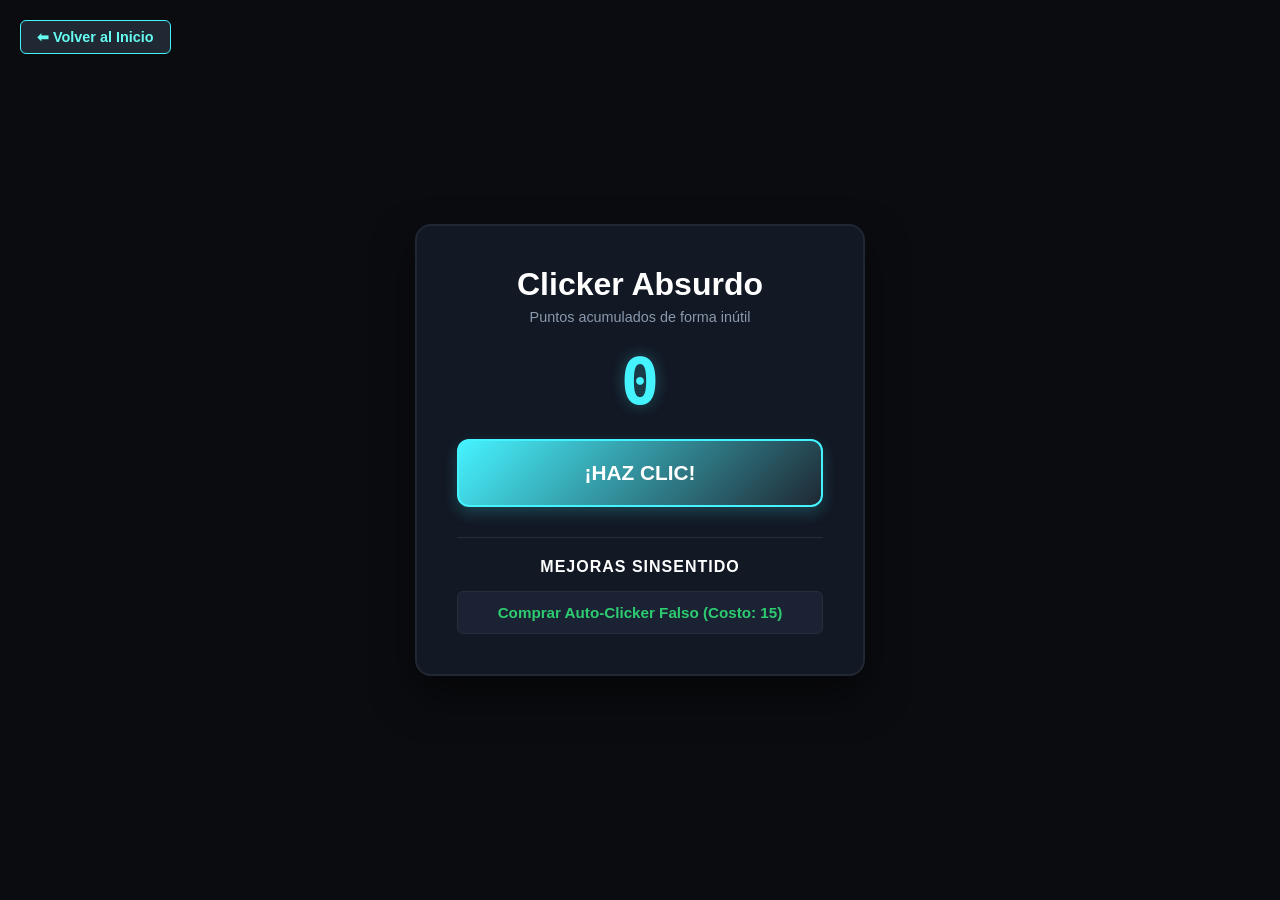
<file: juegos/clicker-absurdo/index.html>
<!DOCTYPE html>
<html lang="es">
<head>
    <meta charset="UTF-8">
    <meta name="viewport" content="width=device-width, initial-scale=1.0">
    <title>Clicker Absurdo</title>
    
    <!-- Favicon Global (Sube dos niveles a la raíz) -->
    <link rel="icon" type="image/x-icon" href="../../favicon.ico">
    
    <link rel="stylesheet" href="style.css">
</head>
<body>

    <a href="../../home.html" class="btn-volver">⬅ Volver al Inicio</a>

    <div class="contenedor-clicker">
        <h1>Clicker Absurdo</h1>
        <p>Puntos acumulados de forma inútil</p>
        <div class="marcador" id="marcadorPuntos">0</div>
        
        <button class="btn-click" id="btnClick">¡HAZ CLIC!</button>

        <div class="mejoras-container">
            <h3>Mejoras sinsentido</h3>
            <button class="btn-mejora" id="btnMejora">Comprar Auto-Clicker Falso (Costo: 15)</button>
        </div>
    </div>

    <script src="script.js"></script>
</body>
</html>
</file>
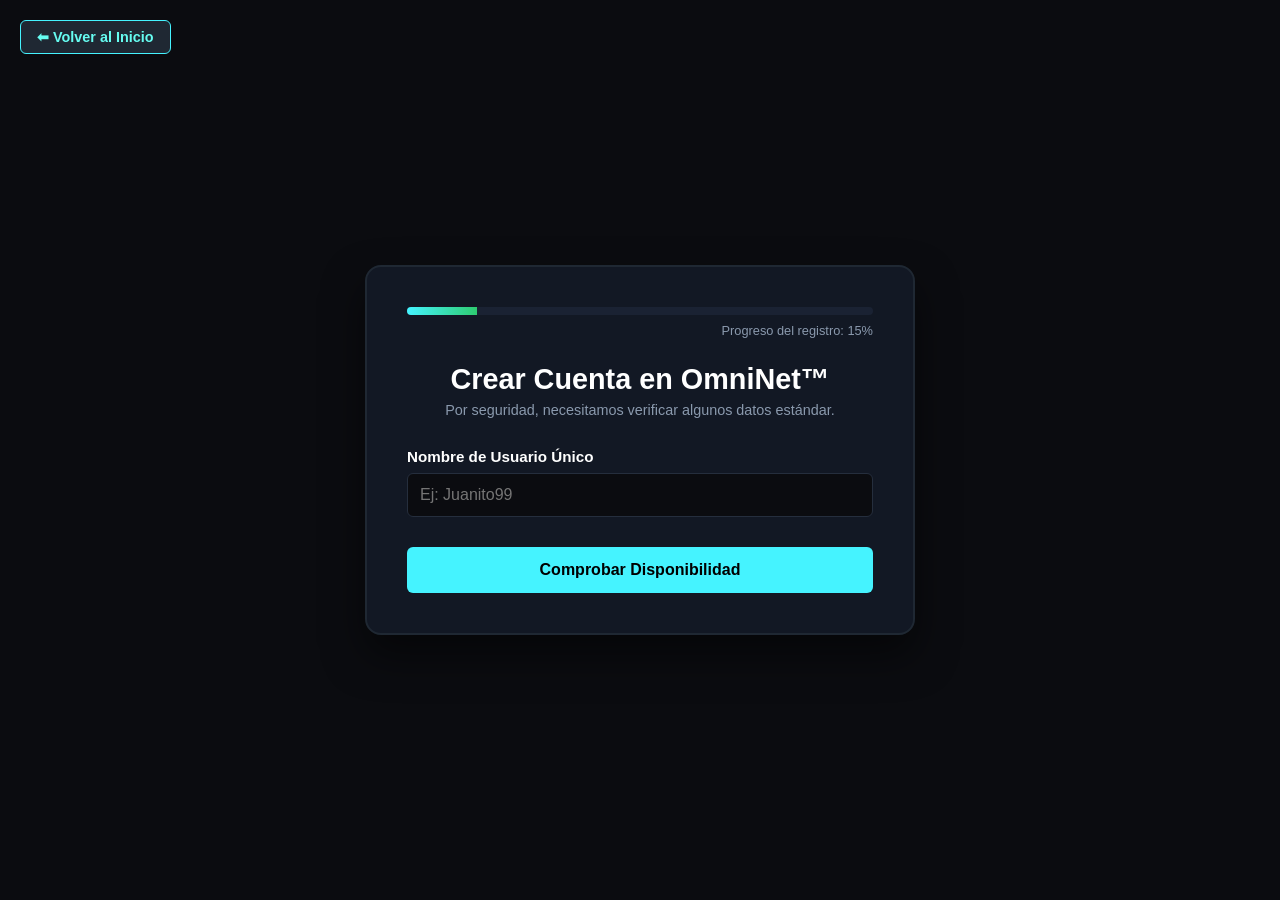
<file: juegos/crea-cuenta/index.html>
<!DOCTYPE html>
<html lang="es">
<head>
    <meta charset="UTF-8">
    <meta name="viewport" content="width=device-width, initial-scale=1.0">
    <title>Simulador de Registro Absurdo</title>
    
    <!-- Favicon Global (Sube dos niveles a la raíz) -->
    <link rel="icon" type="image/x-icon" href="../../favicon.ico">
    
    <link rel="stylesheet" href="style.css">
</head>
<body>

    <a href="../../home.html" class="btn-volver">⬅ Volver al Inicio</a>

    <div class="contenedor-registro">
        <div class="Progreso-barra">
            <div class="progreso-llenado" id="barraProgreso" style="width: 5%;"></div>
        </div>
        <p class="texto-progreso" id="textoProgreso">Progreso del registro: 5%</p>

        <header class="header-registro">
            <h1>Crear Cuenta en OmniNet™</h1>
            <p>Por seguridad, necesitamos verificar algunos datos estándar.</p>
        </header>

        <!-- Formulario dinámico por pasos -->
        <main class="formulario" id="formularioCuerpo">
            <!-- El contenido cambiará dinámicamente mediante JavaScript -->
        </main>

        <div class="consola-error" id="consolaError" style="display: none;">
            ⚠️ Error: Tu contraseña no contiene el nombre de un ingrediente de pizza válido.
        </div>
    </div>

    <script src="script.js"></script>
</body>
</html>
</file>
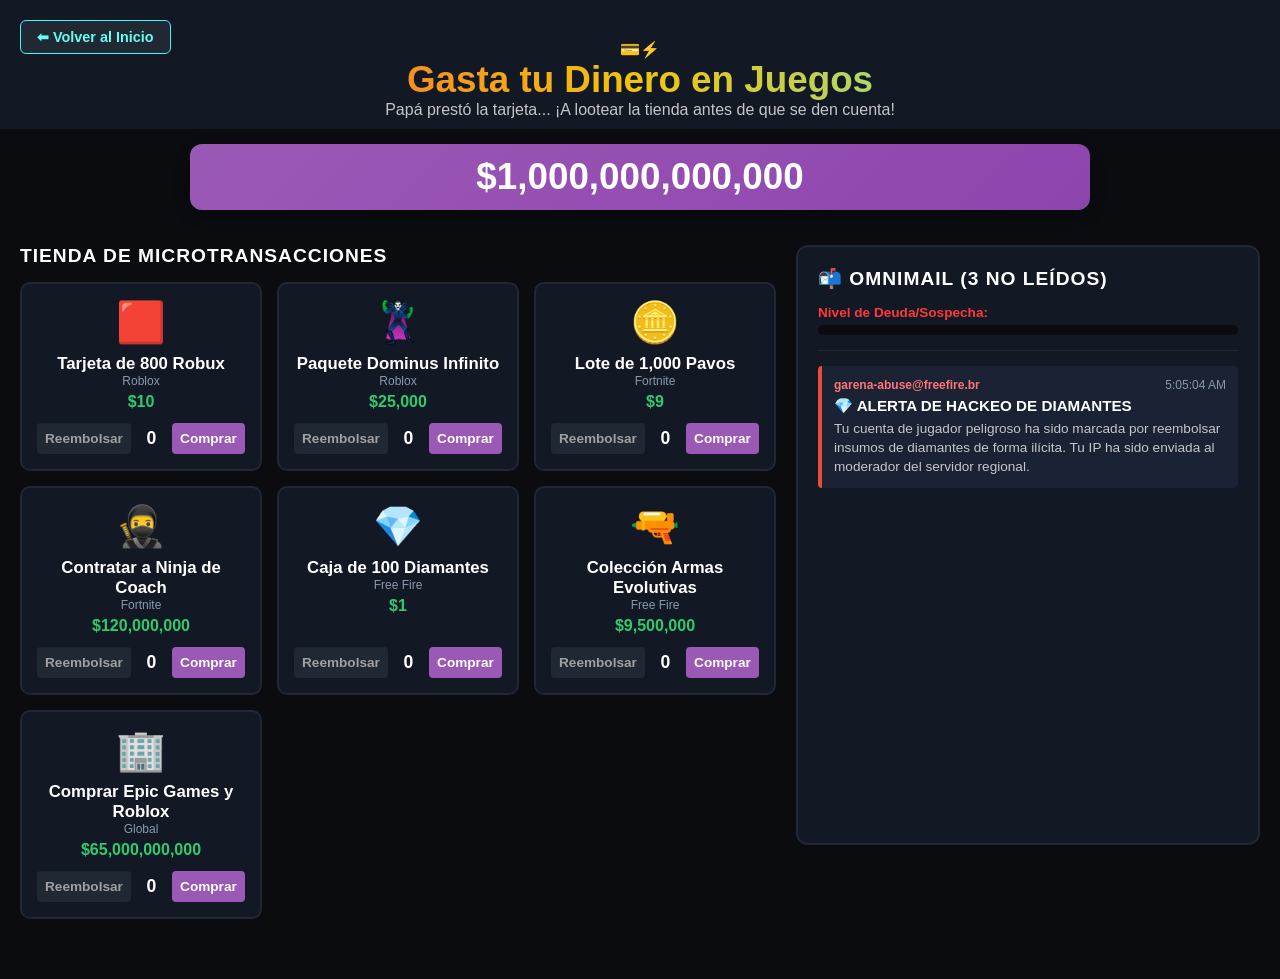
<file: juegos/gasta-en-juegos/index.html>
<!DOCTYPE html>
<html lang="es">
<head>
    <meta charset="UTF-8">
    <meta name="viewport" content="width=device-width, initial-scale=1.0">
    <title>Gasta tu Dinero en Juegos - Edición Correos</title>
    
    <!-- Favicon Global (Sube dos niveles a la raíz) -->
    <link rel="icon" type="image/x-icon" href="../../favicon.ico">
    
    <link rel="stylesheet" href="style.css">
</head>
<body>

    <a href="../../home.html" class="btn-volver" id="btnVolverHome">⬅ Volver al Inicio</a>

    <!-- PANTALLA PRINCIPAL DEL JUEGO -->
    <div id="pantallaJuego">
        <header class="header-juego">
            <div class="icono-gamer">💳⚡</div>
            <h1>Gasta tu Dinero en Juegos</h1>
            <p>Papá prestó la tarjeta... ¡A lootear la tienda antes de que se den cuenta!</p>
        </header>

        <div class="barra-dinero" id="marcadorDinero">$1,000,000,000,000</div>

        <!-- CONTENEDOR SPLIT: TIENDA A LA IZQUIERDA, CORREOS A LA DERECHA -->
        <div class="layout-juego">
            
            <!-- Zona de la Tienda -->
            <section class="seccion-tienda">
                <h2>Tienda de Microtransacciones</h2>
                <main class="tienda-grid" id="tiendaGrid"></main>
            </section>

            <!-- Sistema de Correo Electrónico Falso -->
            <section class="seccion-correos">
                <div class="header-bandeja">
                    <h2>📬 OmniMail (3 no leídos)</h2>
                    <div class="alerta-sospecha">
                        <span>Nivel de Deuda/Sospecha:</span>
                        <div class="barra-progreso"><div id="progresoSospecha" style="width: 0%;"></div></div>
                    </div>
                </div>
                <div class="lista-correos" id="listaCorreos">
                    <!-- Los correos falsos de deudas llegarán aquí -->
                </div>
            </section>
        </div>
    </div>

    <!-- PANTALLA DE FINAL AUTOMÁTICO (OCULTA POR DEFECTO) -->
    <div id="pantallaFinal" class="pantalla-final" style="display: none;">
        <div class="tarjeta-final">
            <div class="icono-final">🚨👮‍♂️</div>
            <h1>GAME OVER</h1>
            <div class="porcentaje-final">42%</div>
            <h2>No lograste vivir sin dinero</h2>
            <p>El FBI, Epic Games, Roblox Corp y la tienda de la esquina han rastreado tus "reembolsos automáticos". Te han embargado hasta los pensamientos por fraude fiscal masivo e insolvencia absoluta.</p>
            <button class="btn-reiniciar" onclick="reiniciarTodo()">Reintentar en otra vida</button>
        </div>
    </div>

    <script src="script.js"></script>
</body>
</html>
</file>
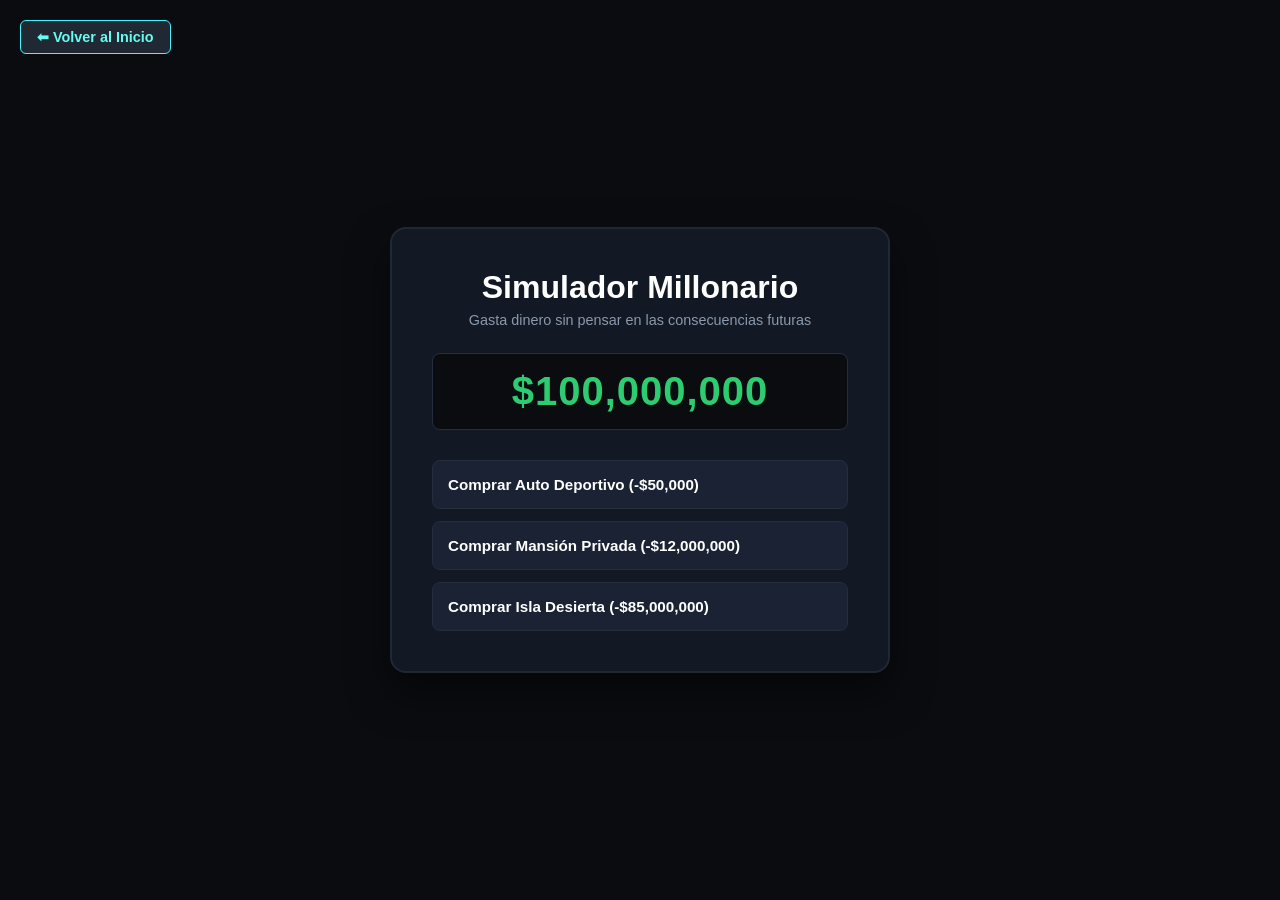
<file: juegos/gastar-dinero/index.html>
<!DOCTYPE html>
<html lang="es">
<head>
    <meta charset="UTF-8">
    <meta name="viewport" content="width=device-width, initial-scale=1.0">
    <title>Simulador de Gastos Gastar Dinero</title>
    
    <!-- Favicon Global (Sube dos niveles a la raíz) -->
    <link rel="icon" type="image/x-icon" href="../../favicon.ico">
    
    <link rel="stylesheet" href="style.css">
</head>
<body>

    <a href="../../home.html" class="btn-volver">⬅ Volver al Inicio</a>

    <div class="contenedor-gastos">
        <h1>Simulador Millonario</h1>
        <p>Gasta dinero sin pensar en las consecuencias futuras</p>
        <div class="marcador-dinero" id="marcadorBanco">$100,000,000</div>

        <div class="lista-compras">
            <button class="btn-gastar" onclick="comprarObjeto(50000)">Comprar Auto Deportivo (-$50,000)</button>
            <button class="btn-gastar" onclick="comprarObjeto(12000000)">Comprar Mansión Privada (-$12,000,000)</button>
            <button class="btn-gastar" onclick="comprarObjeto(85000000)">Comprar Isla Desierta (-$85,000,000)</button>
        </div>
    </div>

    <script src="script.js"></script>
</body>
</html>
</file>
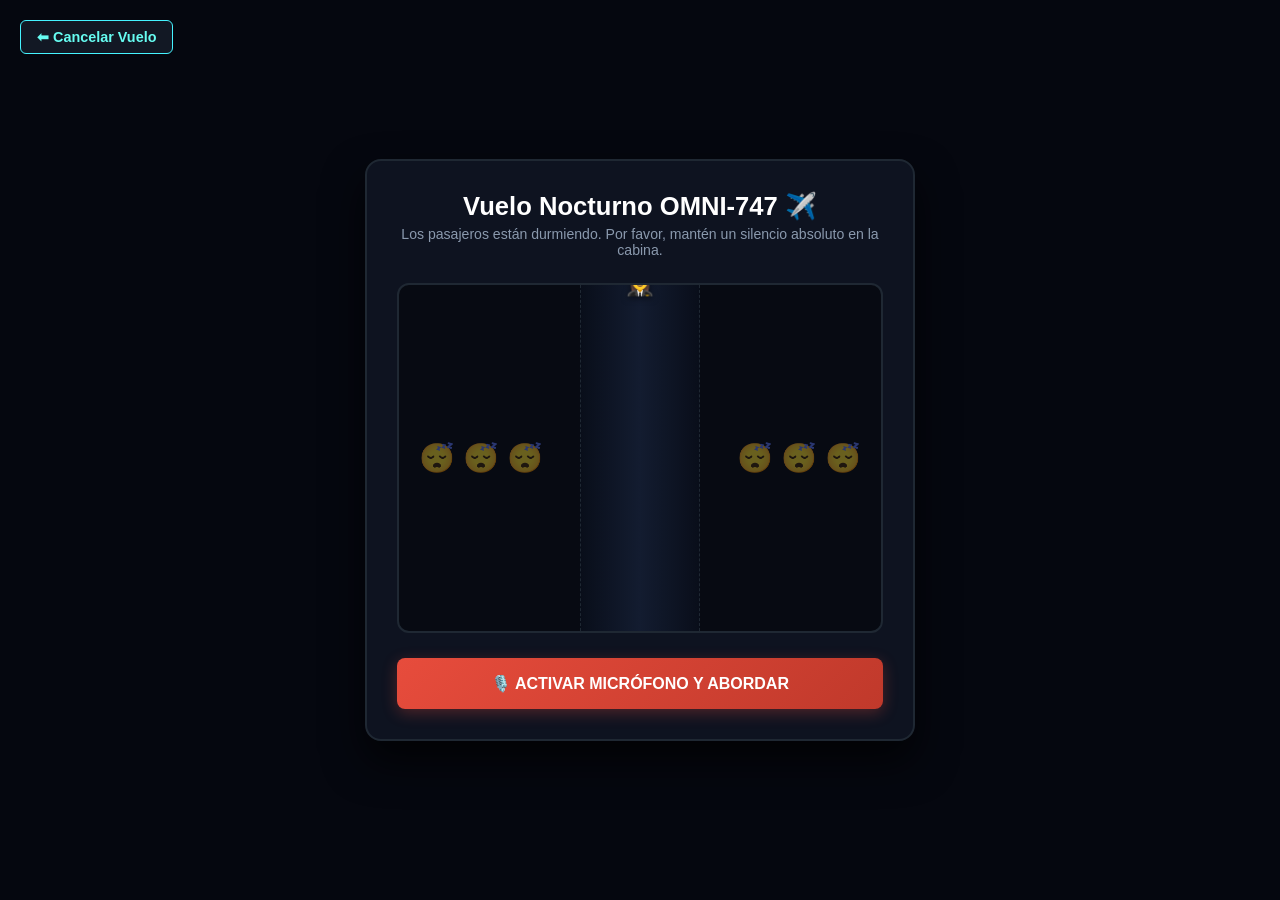
<file: juegos/silencio-avion/index.html>
<!DOCTYPE html>
<html lang="es">
<head>
    <meta charset="UTF-8">
    <meta name="viewport" content="width=device-width, initial-scale=1.0">
    <title>Silencio en el Avión Tranquilo... 🤫</title>
    
    <link rel="icon" type="image/x-icon" href="../../favicon.ico">
    
    <link rel="stylesheet" href="style.css">
</head>
<body>

    <a href="../../home.html" class="btn-volver" id="btnVolver">⬅ Cancelar Vuelo</a>

    <div class="contenedor-vuelo">
        <header class="header-vuelo">
            <h1>Vuelo Nocturno OMNI-747 ✈️</h1>
            <p>Los pasajeros están durmiendo. Por favor, mantén un silencio absoluto en la cabina.</p>
        </header>

        <div class="cabina-avion">
            <div class="pasajeros-fila fila-izquierda">😴 😴 😴</div>
            <div class="pasajeros-fila fila-derecha">😴 😴 😴</div>

            <div class="pasillo">
                <div class="azafata-contenedor" id="azafata">
                    <div class="azafata-burbuja" id="burbujaTexto">Buenas noches...</div>
                    <div class="azafata-emoji" id="azafataEmoji">👩‍✈️</div>
                </div>
            </div>
        </div>

        <div class="seccion-audio">
            <button class="btn-microfono" id="btnIniciarMicro" onclick="inicializarAudio()">🎙️ ACTIVAR MICRÓFONO Y ABORDAR</button>
            <div class="medidor-ruido" id="contenedorMedidor" style="display: none;">
                <label>Nivel de Ruido en Cabina:</label>
                <div class="barra-ruido"><div id="llenadoRuido" style="width: 0%;"></div></div>
            </div>
        </div>
    </div>

    <div id="pantallaFinal" class="pantalla-overlay" style="display: none;">
        <div class="tarjeta-final">
            <div class="icono-final">🪂💨</div>
            <h1>¡EXPULSADO EN PLENO VUELO!</h1>
            <p id="motivoFinal">Despertaste a todo el vuelo de primera clase con tus ruidos escandalosos. La tripulación decidió que viajaras sin asiento... y sin avión.</p>
            <button class="btn-reiniciar" onclick="reiniciarVuelo()">Intentar otro Vuelo (En Silencio)</button>
        </div>
    </div>

    <script src="script.js"></script>
</body>
</html>
</file>
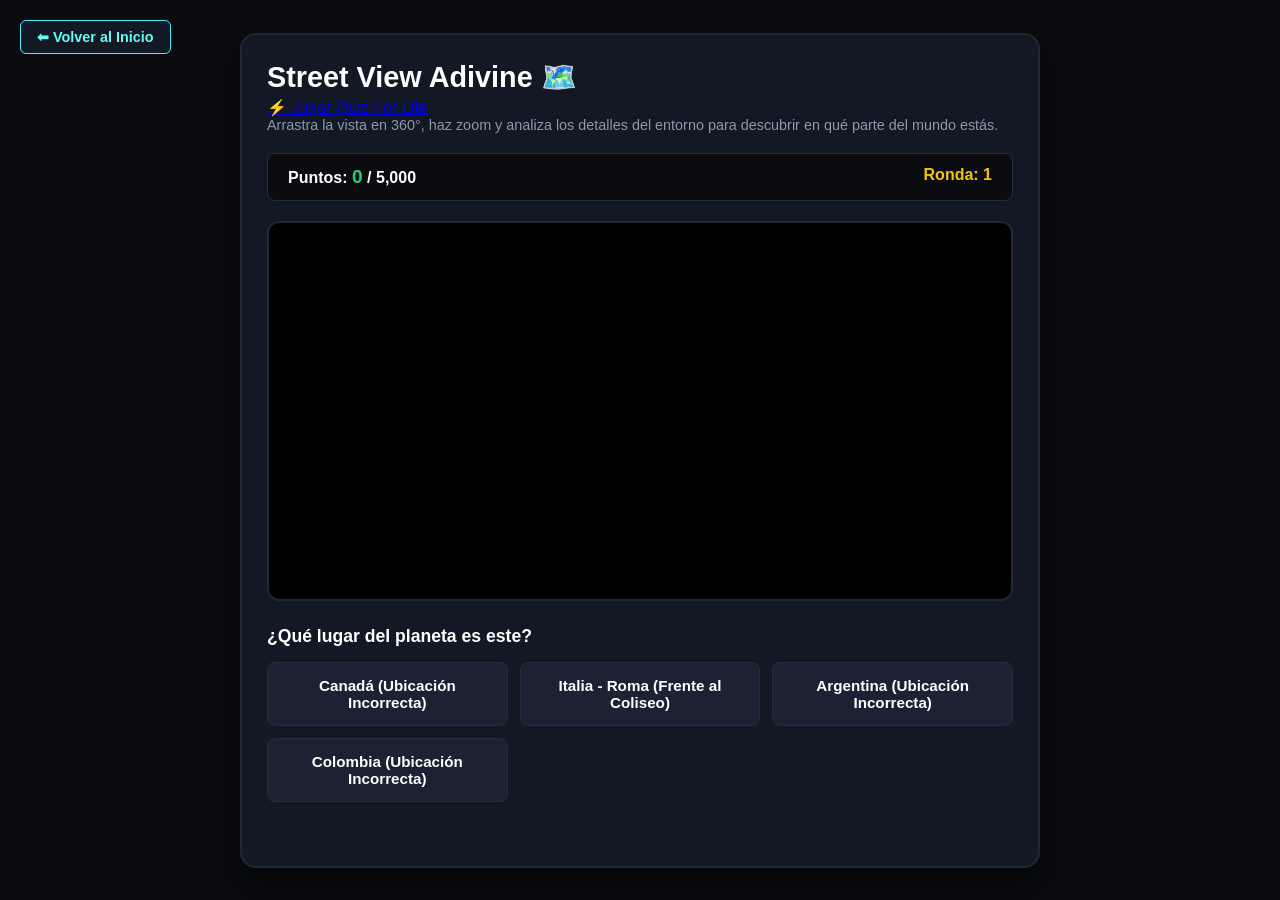
<file: juegos/street-view/index.html>
<!DOCTYPE html>
<html lang="es">
<head>
    <meta charset="UTF-8">
    <meta name="viewport" content="width=device-width, initial-scale=1.0">
    <title>Street View Adivine - Geo-Expert 📍</title>
    
    <link rel="icon" type="image/x-icon" href="../../favicon.ico">
    
    <link rel="stylesheet" href="style.css">
</head>
<body>

    <a href="../../home.html" class="btn-volver" id="btnVolver">⬅ Volver al Inicio</a>

    <div class="contenedor-geoguessr">
        <header class="header-mapa">
            <div class="fila-cabecera">
                <h1>Street View Adivine 🗺️</h1>
                <a href="quizforlife/index.html" class="btn-quiz-directo">⚡ Jugar Quiz For Life</a>
            </div>
            <p>Arrastra la vista en 360°, haz zoom y analiza los detalles del entorno para descubrir en qué parte del mundo estás.</p>
        </header>

        <div class="marcador-global">
            <div class="puntos-box">Puntos: <span id="puntosActuales">0</span> / 5,000</div>
            <div class="racha-box">Ronda: <span id="rondaActual">1</span></div>
        </div>

        <div class="contenedor-streetview">
            <iframe 
                id="visorStreetView" 
                src="about:blank" 
                allowfullscreen="" 
                loading="lazy" 
                referrerpolicy="no-referrer-when-downgrade">
            </iframe>
        </div>

        <section class="panel-adivinar">
            <h3>¿Qué lugar del planeta es este?</h3>
            <div class="opciones-grid" id="contenedorOpciones">
                </div>
            <div class="feedback-respuesta" id="feedbackRespuesta"></div>
        </section>
    </div>

    <div id="overlayFinal" class="pantalla-overlay" style="display: none;">
        <div class="tarjeta-final" id="tarjetaFinal">
            <div class="icono-final" id="iconoFinal">🏆</div>
            <h1 id="tituloFinal">¡GEÓGRAFO SUPREMO!</h1>
            <p id="mensajeFinal">Has alcanzado los 5,000 puntos analizando el mundo. Eres imparable.</p>
            <button class="btn-reiniciar" onclick="reiniciarJuego()">Volver a Intentar</button>
        </div>
    </div>

    <script src="script.js"></script>
</body>
</html>
</file>
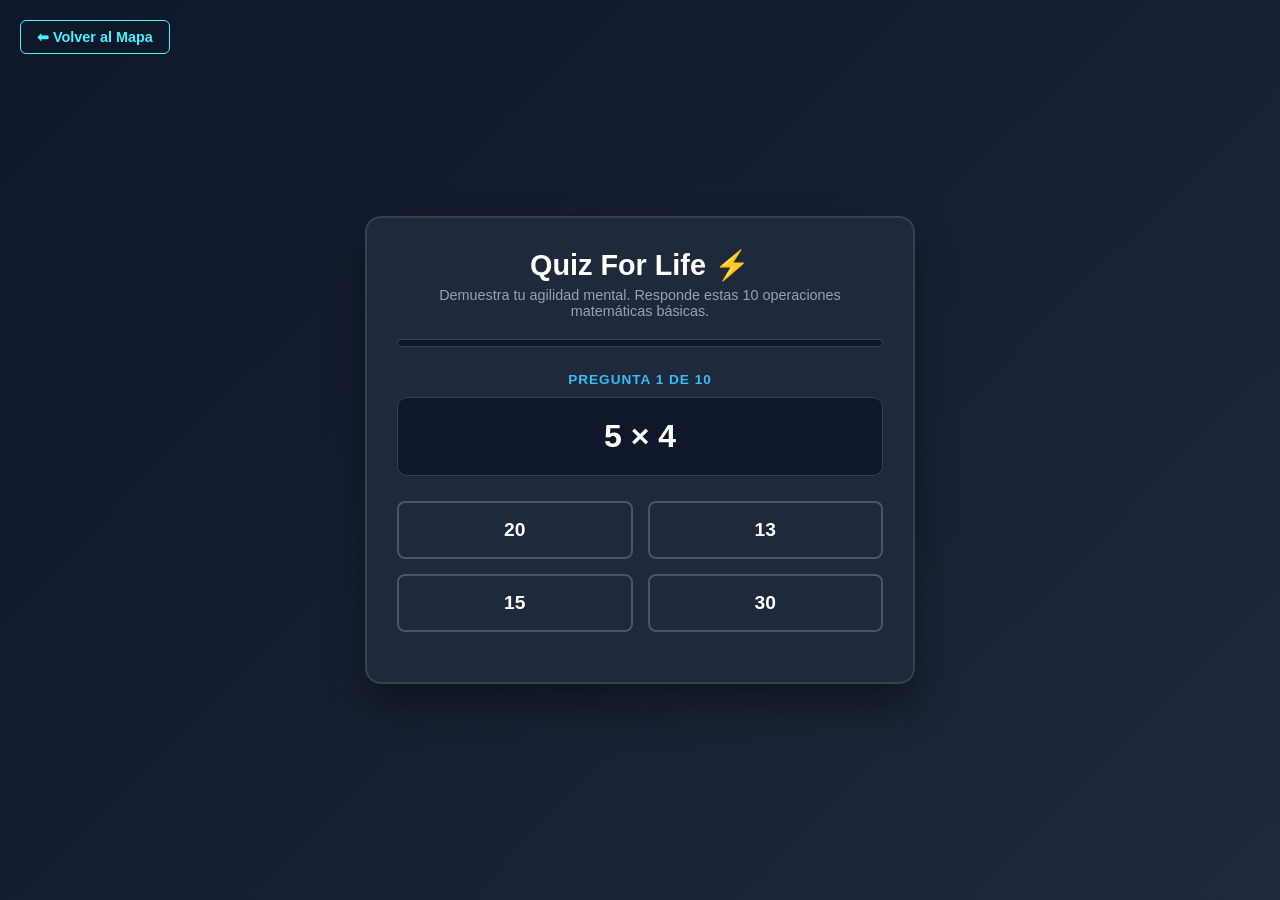
<file: juegos/street-view/quizforlife/index.html>
<!DOCTYPE html>
<html lang="es">
<head>
    <meta charset="UTF-8">
    <meta name="viewport" content="width=device-width, initial-scale=1.0">
    <title>Quiz For Life - Desafío Matemático ⚡</title>
    
    <link rel="icon" type="image/x-icon" href="../../../favicon.ico">
    
    <link rel="stylesheet" href="style.css">
</head>
<body>

    <a href="../index.html" class="btn-volver" id="btnVolver">⬅ Volver al Mapa</a>

    <div class="contenedor-quiz">
        <header class="header-quiz">
            <h1>Quiz For Life ⚡</h1>
            <p>Demuestra tu agilidad mental. Responde estas 10 operaciones matemáticas básicas.</p>
        </header>

        <div class="barra-progreso">
            <div id="progresoVisual" style="width: 0%;"></div>
        </div>

        <main class="zona-pregunta">
            <div class="info-pregunta">
                Pregunta <span id="numeroPregunta">1</span> de 10
            </div>
            
            <div class="enunciado" id="enunciadoPregunta">
                Cargando operación...
            </div>

            <div class="opciones-grid" id="contenedorOpciones">
                </div>

            <div class="caja-feedback" id="cajaFeedback" style="display: none;">
                <span id="textoFeedback"></span>
            </div>
        </main>
    </div>

    <div id="overlayResultados" class="pantalla-overlay" style="display: none;">
        <div class="tarjeta-final">
            <div class="icono-final">📊</div>
            <h1>RESULTADO DEL QUIZ</h1>
            <p class="score-final">Acertaste <span id="aciertosFinal">0</span> de 10 preguntas.</p>
            <p id="mensajeEvaluacion">Analizando tu rendimiento...</p>
            <button class="btn-reiniciar" onclick="reiniciarQuiz()">Intentar de Nuevo</button>
        </div>
    </div>

    <script src="script.js"></script>
</body>
</html>
</file>
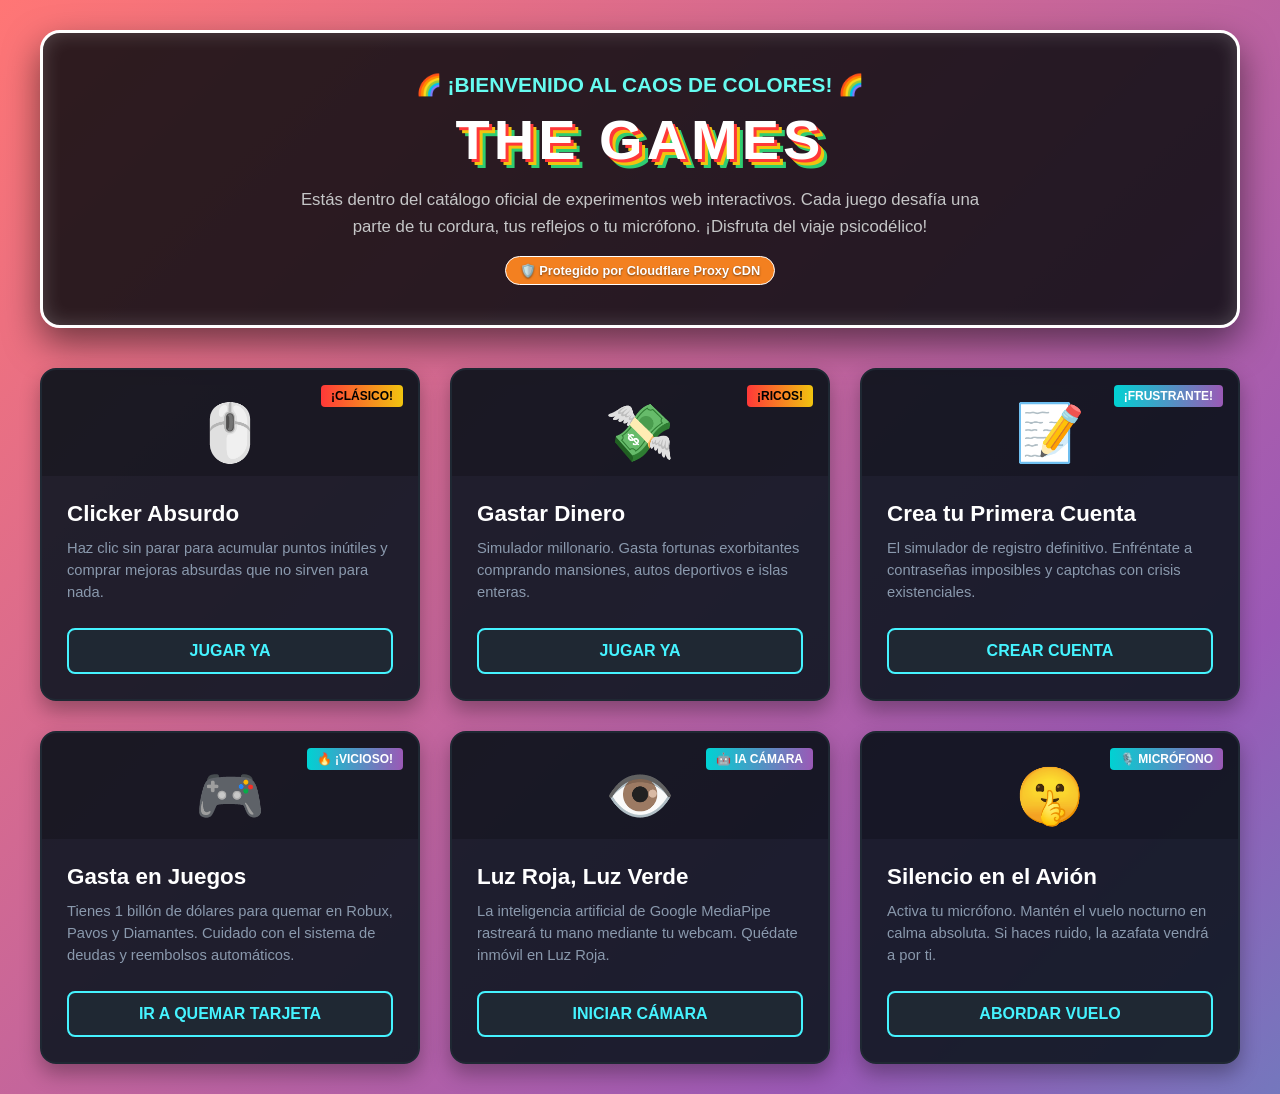
<file: home.html>
<!DOCTYPE html>
<html lang="es">
<head>
    <meta charset="UTF-8">
    <meta name="viewport" content="width=device-width, initial-scale=1.0">
    <title>The Games - El Universo Arcoíris</title>
    
    <link rel="icon" type="image/x-icon" href="favicon.ico">
    
    <script>
        // Verificación de seguridad local/Cloudflare
        // Si el usuario no ha completado el registro o login simulado, se le redirige automáticamente
        document.addEventListener("DOMContentLoaded", () => {
            const usuarioRegistrado = localStorage.getItem("usuarioOmniNet"); 
            
            // Si quieres forzar la redirección a la pantalla de creación de cuenta/login:
            if (!usuarioRegistrado) {
                console.log("Redirección Cloudflare/Local: Usuario no verificado. Enviando a registro...");
                // Cambia la ruta por la de tu pantalla de login/registro si lo deseas
                // window.location.href = "juegos/crea-cuenta/index.html"; 
            }
        });
    </script>

    <style>
        /* --- ESTILOS INYECTADOS ADICIONALES PARA LA TEMÁTICA ARCOÍRIS --- */
        * {
            box-sizing: border-box;
            margin: 0;
            padding: 0;
            font-family: 'Segoe UI', Tahoma, Geneva, Verdana, sans-serif;
        }

        body {
            /* Fondo con gradiente arcoíris animado */
            background: linear-gradient(-45deg, #ff3838, #f1c40f, #2ecc71, #00d2d3, #9b59b6, #ff7675);
            background-size: 400% 400%;
            animation: gradienteArcoiris 15s ease infinite;
            color: #fff;
            min-height: 100vh;
            padding: 30px 20px;
        }

        @keyframes gradienteArcoiris {
            0% { background-position: 0% 50%; }
            50% { background-position: 100% 50%; }
            100% { background-position: 0% 50%; }
        }

        .contenedor-principal {
            max-width: 1200px;
            margin: 0 auto;
        }

        /* Cartel de Bienvenida Psicodélico */
        .header-plataforma {
            text-align: center;
            background: rgba(11, 12, 16, 0.85);
            border: 3px solid #fff;
            padding: 40px 20px;
            border-radius: 20px;
            margin-bottom: 40px;
            box-shadow: 0 15px 35px rgba(0,0,0,0.5), inset 0 0 20px rgba(255,255,255,0.2);
        }

        .header-plataforma h1 {
            font-size: 3.5rem;
            font-weight: 900;
            letter-spacing: 4px;
            margin-bottom: 15px;
            text-shadow: 3px 3px 0px #ff3838, 6px 6px 0px #f1c40f, 9px 9px 0px #2ecc71;
            animation: flotar 3s ease-in-out infinite;
        }

        .bienvenida-multicolor {
            font-size: 1.3rem;
            font-weight: bold;
            margin-bottom: 10px;
            color: #66fcf1;
            text-transform: uppercase;
        }

        .header-plataforma p {
            color: #c5c6c7;
            max-width: 700px;
            margin: 0 auto;
            font-size: 1.05rem;
            line-height: 1.6;
        }

        /* Badge de estado de conexión proxy de Cloudflare */
        .badge-cloudflare {
            display: inline-block;
            background-color: #f38020;
            color: #fff;
            padding: 6px 14px;
            border-radius: 50px;
            font-size: 0.8rem;
            font-weight: bold;
            margin-top: 15px;
            border: 1px solid #fff;
            text-shadow: 0 1px 2px rgba(0,0,0,0.5);
        }

        /* Grid de Tarjetas Ajustado */
        .grid-juegos {
            display: grid;
            grid-template-columns: repeat(auto-fit, minmax(300px, 1fr));
            gap: 30px;
        }

        .tarjeta-juego {
            background-color: rgba(18, 24, 36, 0.92);
            border: 2px solid #1f2833;
            border-radius: 16px;
            overflow: hidden;
            position: relative;
            display: flex;
            flex-direction: column;
            transition: transform 0.3s cubic-bezier(0.175, 0.885, 0.32, 1.275), border-color 0.3s, box-shadow 0.3s;
            box-shadow: 0 10px 20px rgba(0,0,0,0.3);
        }

        .tarjeta-juego:hover {
            transform: translateY(-8px);
            border-color: #fff;
            box-shadow: 0 15px 30px rgba(255,255,255,0.2);
        }

        .tarjeta-badge {
            position: absolute;
            top: 15px;
            right: 15px;
            background: linear-gradient(90deg, #ff3838, #f1c40f);
            color: #000;
            font-size: 0.75rem;
            font-weight: bold;
            padding: 4px 10px;
            border-radius: 4px;
            text-transform: uppercase;
        }
        
        .tarjeta-badge.nuevo {
            background: linear-gradient(90deg, #00d2d3, #9b59b6);
            color: #fff;
        }

        .tarjeta-icono {
            font-size: 3.5rem;
            text-align: center;
            padding: 30px 20px 10px 20px;
            background: rgba(0,0,0,0.2);
            user-select: none;
        }

        .tarjeta-contenido {
            padding: 25px;
            display: flex;
            flex-direction: column;
            justify-content: space-between;
            flex: 1;
        }

        .tarjeta-contenido h2 {
            font-size: 1.4rem;
            color: #fff;
            margin-bottom: 10px;
        }

        .tarjeta-contenido p {
            color: #8a99ad;
            font-size: 0.92rem;
            line-height: 1.5;
            margin-bottom: 25px;
        }

        .btn-jugar {
            display: block;
            text-align: center;
            background-color: #1f2833;
            color: #45f3ff;
            border: 2px solid #45f3ff;
            padding: 12px;
            font-weight: bold;
            text-decoration: none;
            border-radius: 8px;
            transition: background-color 0.2s, color 0.2s, box-shadow 0.2s;
        }

        .tarjeta-juego:hover .btn-jugar {
            background-color: #45f3ff;
            color: #000;
            box-shadow: 0 0 15px rgba(69, 243, 255, 0.6);
        }

        @keyframes flotar {
            0% { transform: translateY(0px); }
            50% { transform: translateY(-8px); }
            100% { transform: translateY(0px); }
        }
    </style>
</head>
<body>

    <div class="contenedor-principal">
        
        <header class="header-plataforma">
            <div class="bienvenida-multicolor">🌈 ¡Bienvenido al Caos de Colores! 🌈</div>
            <h1>THE GAMES</h1>
            <p>Estás dentro del catálogo oficial de experimentos web interactivos. Cada juego desafía una parte de tu cordura, tus reflejos o tu micrófono. ¡Disfruta del viaje psicodélico!</p>
            <div class="badge-cloudflare">🛡️ Protegido por Cloudflare Proxy CDN</div>
        </header>

        <main class="grid-juegos">
            
            <article class="tarjeta-juego">
                <div class="tarjeta-badge">¡Clásico!</div>
                <div class="tarjeta-icono">🖱️</div>
                <div class="tarjeta-contenido">
                    <h2>Clicker Absurdo</h2>
                    <p>Haz clic sin parar para acumular puntos inútiles y comprar mejoras absurdas que no sirven para nada.</p>
                    <a href="juegos/clicker-absurdo/index.html" class="btn-jugar">JUGAR YA</a>
                </div>
            </article>

            <article class="tarjeta-juego">
                <div class="tarjeta-badge">¡Ricos!</div>
                <div class="tarjeta-icono">💸</div>
                <div class="tarjeta-contenido">
                    <h2>Gastar Dinero</h2>
                    <p>Simulador millonario. Gasta fortunas exorbitantes comprando mansiones, autos deportivos e islas enteras.</p>
                    <a href="juegos/gastar-dinero/index.html" class="btn-jugar">JUGAR YA</a>
                </div>
            </article>

            <article class="tarjeta-juego">
                <div class="tarjeta-badge nuevo">¡Frustrante!</div>
                <div class="tarjeta-icono">📝</div>
                <div class="tarjeta-contenido">
                    <h2>Crea tu Primera Cuenta</h2>
                    <p>El simulador de registro definitivo. Enfréntate a contraseñas imposibles y captchas con crisis existenciales.</p>
                    <a href="juegos/crea-cuenta/index.html" class="btn-jugar">CREAR CUENTA</a>
                </div>
            </article>

            <article class="tarjeta-juego">
                <div class="tarjeta-badge nuevo">🔥 ¡Vicioso!</div>
                <div class="tarjeta-icono">🎮</div>
                <div class="tarjeta-contenido">
                    <h2>Gasta en Juegos</h2>
                    <p>Tienes 1 billón de dólares para quemar en Robux, Pavos y Diamantes. Cuidado con el sistema de deudas y reembolsos automáticos.</p>
                    <a href="juegos/gasta-en-juegos/index.html" class="btn-jugar">IR A QUEMAR TARJETA</a>
                </div>
            </article>

            <article class="tarjeta-juego">
                <div class="tarjeta-badge nuevo">🤖 IA Cámara</div>
                <div class="tarjeta-icono">👁️</div>
                <div class="tarjeta-contenido">
                    <h2>Luz Roja, Luz Verde</h2>
                    <p>La inteligencia artificial de Google MediaPipe rastreará tu mano mediante tu webcam. Quédate inmóvil en Luz Roja.</p>
                    <a href="juegos/luz-roja-verde/index.html" class="btn-jugar">INICIAR CÁMARA</a>
                </div>
            </article>

            <article class="tarjeta-juego">
                <div class="tarjeta-badge nuevo">🎙️ Micrófono</div>
                <div class="tarjeta-icono">🤫</div>
                <div class="tarjeta-contenido">
                    <h2>Silencio en el Avión</h2>
                    <p>Activa tu micrófono. Mantén el vuelo nocturno en calma absoluta. Si haces ruido, la azafata vendrá a por ti.</p>
                    <a href="juegos/silencio-avion/index.html" class="btn-jugar">ABORDAR VUELO</a>
                </div>
            </article>

        </main>
    </div>

</body>
</html>
</file>
<file: juegos/clicker-absurdo/style.css>
* {
    box-sizing: border-box;
    margin: 0;
    padding: 0;
    font-family: 'Segoe UI', Tahoma, Geneva, Verdana, sans-serif;
}

body {
    background-color: #0b0c10;
    color: #c5c6c7;
    min-height: 100vh;
    display: flex;
    justify-content: center;
    align-items: center;
    padding: 20px;
}

.btn-volver {
    position: absolute;
    top: 20px;
    left: 20px;
    background-color: #1f2833;
    color: #66fcf1;
    border: 1px solid #45f3ff;
    padding: 8px 16px;
    border-radius: 6px;
    text-decoration: none;
    font-size: 0.9rem;
    font-weight: bold;
    transition: background-color 0.2s, color 0.2s;
    z-index: 200;
}

.btn-volver:hover {
    background-color: #45f3ff;
    color: #000;
}

.contenedor-clicker {
    background-color: #121824;
    border: 2px solid #1f2833;
    width: 100%;
    max-width: 450px;
    padding: 40px;
    border-radius: 16px;
    text-align: center;
    box-shadow: 0 20px 40px rgba(0,0,0,0.5);
}

h1 {
    color: #fff;
    font-size: 2rem;
    font-weight: 800;
    margin-bottom: 6px;
}

p {
    color: #8a99ad;
    font-size: 0.9rem;
    margin-bottom: 20px;
}

.marcador {
    font-size: 4rem;
    font-weight: 900;
    color: #45f3ff;
    margin: 20px 0;
    text-shadow: 0 0 15px rgba(69, 243, 255, 0.3);
    font-family: monospace;
}

.btn-click {
    width: 100%;
    background: linear-gradient(135deg, #45f3ff, #1f2833);
    color: #fff;
    border: 2px solid #45f3ff;
    padding: 20px;
    font-size: 1.3rem;
    font-weight: bold;
    border-radius: 12px;
    cursor: pointer;
    box-shadow: 0 6px 15px rgba(69, 243, 255, 0.2);
    transition: transform 0.1s, box-shadow 0.1s;
    margin-bottom: 30px;
}

.btn-click:hover {
    box-shadow: 0 8px 20px rgba(69, 243, 255, 0.4);
}

.btn-click:active {
    transform: scale(0.96);
}

.mejoras-container {
    border-top: 1px solid #252e3d;
    padding-top: 20px;
}

.mejoras-container h3 {
    font-size: 1rem;
    color: #fff;
    margin-bottom: 15px;
    text-transform: uppercase;
    letter-spacing: 1px;
}

.btn-mejora {
    width: 100%;
    background-color: #1a2233;
    border: 1px solid #252e3d;
    color: #2ecc71;
    padding: 12px;
    font-size: 0.95rem;
    font-weight: bold;
    border-radius: 6px;
    cursor: pointer;
    transition: background-color 0.2s, border-color 0.2s;
}

.btn-mejora:hover:not(:disabled) {
    background-color: #252e3d;
    border-color: #2ecc71;
}

.btn-mejora:disabled {
    background-color: #111622;
    color: #526175;
    border-color: #1a2233;
    cursor: not-allowed;
}
</file>
<file: juegos/crea-cuenta/style.css>
* {
    box-sizing: border-box;
    margin: 0;
    padding: 0;
    font-family: 'Segoe UI', Tahoma, Geneva, Verdana, sans-serif;
}

body {
    background-color: #0b0c10;
    color: #c5c6c7;
    min-height: 100vh;
    display: flex;
    justify-content: center;
    align-items: center;
    padding: 20px;
}

.btn-volver {
    position: absolute;
    top: 20px;
    left: 20px;
    background-color: #1f2833;
    color: #66fcf1;
    border: 1px solid #45f3ff;
    padding: 8px 16px;
    border-radius: 6px;
    text-decoration: none;
    font-size: 0.9rem;
    font-weight: bold;
    transition: background-color 0.2s;
    z-index: 200;
}

.btn-volver:hover {
    background-color: #45f3ff;
    color: #000;
}

/* Contenedor del Formulario */
.contenedor-registro {
    background-color: #121824;
    border: 2px solid #1f2833;
    width: 100%;
    max-width: 550px;
    padding: 40px;
    border-radius: 16px;
    box-shadow: 0 20px 40px rgba(0,0,0,0.5);
}

/* Barra de progreso */
.Progreso-barra {
    background-color: #1a2233;
    height: 8px;
    border-radius: 4px;
    overflow: hidden;
    margin-bottom: 8px;
}

.progreso-llenado {
    background: linear-gradient(to right, #45f3ff, #2ecc71);
    height: 100%;
    transition: width 0.4s cubic-bezier(0.175, 0.885, 0.32, 1.1);
}

.texto-progreso {
    font-size: 0.8rem;
    color: #8a99ad;
    text-align: right;
    margin-bottom: 25px;
}

.header-registro {
    text-align: center;
    margin-bottom: 30px;
}

.header-registro h1 {
    color: #fff;
    font-size: 1.8rem;
    font-weight: 800;
    margin-bottom: 6px;
}

.header-registro p {
    color: #8a99ad;
    font-size: 0.9rem;
}

/* Elementos del Formulario */
.campo-grupo {
    display: flex;
    flex-direction: column;
    gap: 8px;
    margin-bottom: 20px;
}

.campo-grupo label {
    color: #fff;
    font-size: 0.95rem;
    font-weight: 600;
}

.campo-grupo input[type="text"],
.campo-grupo input[type="password"],
.campo-grupo input[type="number"] {
    background-color: #0b0c10;
    border: 1px solid #252e3d;
    padding: 12px;
    border-radius: 6px;
    color: #fff;
    font-size: 1rem;
    outline: none;
    transition: border-color 0.2s;
}

.campo-grupo input:focus {
    border-color: #45f3ff;
}

.requisitos-lista {
    background-color: #0b0c10;
    padding: 12px;
    border-radius: 6px;
    font-size: 0.8rem;
    color: #8a99ad;
    list-style-type: none;
    display: flex;
    flex-direction: column;
    gap: 6px;
}

.requisitos-lista li.cumplido {
    color: #2ecc71;
}

/* Área de Captcha Dinámico */
.zona-captcha {
    display: grid;
    grid-template-columns: repeat(3, 1fr);
    gap: 8px;
    margin-top: 10px;
}

.cuadro-captcha {
    background-color: #1a2233;
    border: 2px solid #252e3d;
    aspect-ratio: 1;
    display: flex;
    justify-content: center;
    align-items: center;
    font-size: 2rem;
    cursor: pointer;
    border-radius: 6px;
    user-select: none;
    transition: border-color 0.1s, transform 0.1s;
}

.cuadro-captcha.seleccionado {
    border-color: #45f3ff;
    background-color: rgba(69, 243, 255, 0.1);
    transform: scale(0.95);
}

/* Contrato de términos gigantesco */
.caja-terminos {
    background-color: #0b0c10;
    border: 1px solid #252e3d;
    height: 150px;
    overflow-y: scroll;
    padding: 12px;
    font-size: 0.8rem;
    color: #718096;
    line-height: 1.5;
    border-radius: 6px;
}

/* Botón Siguiente */
.btn-siguiente {
    width: 100%;
    background-color: #45f3ff;
    color: #000;
    border: none;
    padding: 14px;
    font-size: 1rem;
    font-weight: bold;
    border-radius: 6px;
    cursor: pointer;
    transition: background-color 0.2s, transform 0.1s;
    margin-top: 10px;
}

.btn-siguiente:hover {
    background-color: #66fcf1;
}

.btn-siguiente:active {
    transform: scale(0.98);
}

/* Feedback de error */
.consola-error {
    background-color: rgba(231, 76, 60, 0.1);
    border: 1px solid #e74c3c;
    color: #e74c3c;
    padding: 12px;
    border-radius: 6px;
    font-size: 0.85rem;
    margin-top: 20px;
    text-align: center;
}

/* Éxito Final */
.pantalla-exito {
    text-align: center;
    padding: 20px 0;
}

.pantalla-exito .icono-check {
    font-size: 4rem;
    color: #2ecc71;
    margin-bottom: 15px;
}
</file>
<file: juegos/gasta-en-juegos/style.css>
* {
    box-sizing: border-box;
    margin: 0;
    padding: 0;
    font-family: 'Segoe UI', Tahoma, Geneva, Verdana, sans-serif;
}

body {
    background-color: #0b0c10;
    color: #c5c6c7;
    min-height: 100vh;
    padding-bottom: 40px;
}

.btn-volver {
    position: absolute;
    top: 20px;
    left: 20px;
    background-color: #1f2833;
    color: #66fcf1;
    border: 1px solid #45f3ff;
    padding: 8px 16px;
    border-radius: 6px;
    text-decoration: none;
    font-size: 0.9rem;
    font-weight: bold;
    transition: background-color 0.2s;
    z-index: 200;
}

.btn-volver:hover {
    background-color: #45f3ff;
    color: #000;
}

.header-juego {
    text-align: center;
    padding: 40px 20px 10px 20px;
    background-color: #121824;
}

.header-juego h1 {
    font-size: 2.3rem;
    color: #fff;
    font-weight: 900;
    background: linear-gradient(to right, #ff3838, #f1c40f, #45f3ff);
    -webkit-background-clip: text;
    -webkit-text-fill-color: transparent;
}

.barra-dinero {
    background: linear-gradient(135deg, #9b59b6, #8e44ad);
    color: #fff;
    font-size: 2.3rem;
    font-weight: 800;
    text-align: center;
    padding: 12px;
    max-width: 900px;
    margin: 15px auto;
    border-radius: 12px;
    box-shadow: 0 5px 15px rgba(0,0,0,0.3);
}

/* --- SECCIONES SPLIT --- */
.layout-juego {
    display: flex;
    max-width: 1400px;
    margin: 0 auto;
    padding: 20px;
    gap: 20px;
}

.seccion-tienda {
    flex: 1.8;
}

.seccion-tienda h2, .header-bandeja h2 {
    font-size: 1.2rem;
    color: #fff;
    margin-bottom: 15px;
    text-transform: uppercase;
    letter-spacing: 1px;
}

.tienda-grid {
    display: grid;
    grid-template-columns: repeat(auto-fit, minmax(240px, 1fr));
    gap: 15px;
}

/* --- BANDEJA DE CORREOS --- */
.seccion-correos {
    flex: 1;
    background-color: #121824;
    border: 2px solid #1f2833;
    border-radius: 12px;
    padding: 20px;
    height: 600px;
    display: flex;
    flex-direction: column;
}

.header-bandeja {
    border-bottom: 1px solid #1f2833;
    padding-bottom: 15px;
    margin-bottom: 15px;
}

.alerta-sospecha {
    font-size: 0.85rem;
    color: #ff3838;
    font-weight: bold;
}

.barra-progreso {
    background-color: #0b0c10;
    height: 10px;
    border-radius: 5px;
    overflow: hidden;
    margin-top: 5px;
}

#progresoSospecha {
    background-color: #ff3838;
    height: 100%;
    width: 0%;
    transition: width 0.3s ease;
}

.lista-correos {
    overflow-y: auto;
    flex: 1;
    display: flex;
    flex-direction: column;
    gap: 10px;
}

.correo-card {
    background-color: #1a2233;
    border-left: 4px solid #e74c3c;
    padding: 12px;
    border-radius: 4px;
    animation: entrarCorreo 0.3s ease-out;
}

.correo-card.deuda {
    border-left-color: #f1c40f;
}

.correo-meta {
    display: flex;
    justify-content: space-between;
    font-size: 0.75rem;
    color: #8a99ad;
    margin-bottom: 5px;
}

.correo-remitente {
    font-weight: bold;
    color: #ff7675;
}

.correo-card h4 {
    color: #fff;
    font-size: 0.95rem;
    margin-bottom: 4px;
}

.correo-card p {
    font-size: 0.85rem;
    color: #c5c6c7;
    line-height: 1.4;
}

/* --- TARJETAS DE PRODUCTOS --- */
.producto-card {
    background-color: #121824;
    border: 2px solid #1f2833;
    border-radius: 10px;
    padding: 15px;
    text-align: center;
    display: flex;
    flex-direction: column;
    justify-content: space-between;
}

.producto-card .emoji { font-size: 2.5rem; margin-bottom: 8px; }
.producto-card h3 { font-size: 1.05rem; color: #fff; }
.producto-card .subtitulo { font-size: 0.75rem; color: #8a99ad; margin-bottom: 5px; }
.producto-card .precio { color: #2ecc71; font-weight: bold; font-size: 1rem; margin-bottom: 12px; }

.controles { display: flex; justify-content: space-between; gap: 8px; }
.btn { border: none; padding: 8px; font-size: 0.85rem; font-weight: bold; border-radius: 4px; cursor: pointer; flex: 1; }
.btn-vender { background-color: #1f2833; color: #a0a0a0; }
.btn-vender.activo { background-color: #e74c3c; color: #fff; }
.btn-comprar { background-color: #9b59b6; color: #fff; }
.btn-comprar:disabled { background-color: #252e3d; color: #526175; cursor: not-allowed; }
.cantidad { font-size: 1.1rem; color: #fff; font-weight: bold; min-width: 25px; line-height: 30px; }

/* --- PANTALLA FINAL GENIAL --- */
.pantalla-final {
    position: fixed;
    top: 0;
    left: 0;
    width: 100vw;
    height: 100vh;
    background-color: #0b0c10;
    z-index: 1000;
    display: flex;
    justify-content: center;
    align-items: center;
    padding: 20px;
}

.tarjeta-final {
    background-color: #121824;
    border: 3px solid #ff3838;
    max-width: 500px;
    padding: 40px;
    border-radius: 16px;
    text-align: center;
    box-shadow: 0 0 50px rgba(255, 56, 56, 0.3);
    animation: estallar 0.5s cubic-bezier(0.175, 0.885, 0.32, 1.275);
}

.icono-final { font-size: 4rem; margin-bottom: 15px; }
.tarjeta-final h1 { color: #ff3838; font-size: 2rem; letter-spacing: 2px; }
.porcentaje-final { font-size: 5rem; font-weight: 900; color: #fff; margin: 10px 0; text-shadow: 0 0 20px rgba(255,255,255,0.2); }
.tarjeta-final h2 { color: #fff; font-size: 1.4rem; margin-bottom: 15px; }
.tarjeta-final p { color: #8a99ad; font-size: 0.95rem; line-height: 1.6; margin-bottom: 30px; }
.btn-reiniciar { background-color: #ff3838; color: white; border: none; padding: 12px 30px; font-size: 1rem; font-weight: bold; border-radius: 6px; cursor: pointer; transition: background-color 0.2s; }
.btn-reiniciar:hover { background-color: #cf2121; }

@keyframes entrarCorreo {
    from { opacity: 0; transform: translateX(30px); }
    to { opacity: 1; transform: translateX(0); }
}

@keyframes estallar {
    from { transform: scale(0.7); opacity: 0; }
    to { transform: scale(1); opacity: 1; }
}
</file>
<file: juegos/gastar-dinero/style.css>
* {
    box-sizing: border-box;
    margin: 0;
    padding: 0;
    font-family: 'Segoe UI', Tahoma, Geneva, Verdana, sans-serif;
}

body {
    background-color: #0b0c10;
    color: #c5c6c7;
    min-height: 100vh;
    display: flex;
    justify-content: center;
    align-items: center;
    padding: 20px;
}

.btn-volver {
    position: absolute;
    top: 20px;
    left: 20px;
    background-color: #1f2833;
    color: #66fcf1;
    border: 1px solid #45f3ff;
    padding: 8px 16px;
    border-radius: 6px;
    text-decoration: none;
    font-size: 0.9rem;
    font-weight: bold;
    transition: background-color 0.2s;
    z-index: 200;
}

.btn-volver:hover {
    background-color: #45f3ff;
    color: #000;
}

.contenedor-gastos {
    background-color: #121824;
    border: 2px solid #1f2833;
    width: 100%;
    max-width: 500px;
    padding: 40px;
    border-radius: 16px;
    text-align: center;
    box-shadow: 0 20px 40px rgba(0,0,0,0.5);
}

h1 {
    color: #fff;
    font-size: 2rem;
    font-weight: 800;
    margin-bottom: 6px;
}

p {
    color: #8a99ad;
    font-size: 0.9rem;
    margin-bottom: 25px;
}

.marcador-dinero {
    background-color: #0b0c10;
    border: 1px solid #252e3d;
    font-size: 2.5rem;
    font-weight: bold;
    color: #2ecc71;
    padding: 15px;
    border-radius: 8px;
    margin-bottom: 30px;
    letter-spacing: 1px;
}

.lista-compras {
    display: flex;
    flex-direction: column;
    gap: 12px;
}

.btn-gastar {
    width: 100%;
    background-color: #1a2233;
    border: 1px solid #252e3d;
    color: #fff;
    padding: 15px;
    font-size: 0.95rem;
    font-weight: bold;
    border-radius: 8px;
    cursor: pointer;
    text-align: left;
    display: flex;
    justify-content: space-between;
    transition: background-color 0.2s, border-color 0.2s, transform 0.1s;
}

.btn-gastar:hover:not(:disabled) {
    background-color: #1f2833;
    border-color: #f1c40f;
    transform: translateX(4px);
}

.btn-gastar:active:not(:disabled) {
    transform: scale(0.98);
}

.btn-gastar:disabled {
    background-color: #0e131f;
    color: #4a5568;
    border-color: #1a2233;
    cursor: not-allowed;
}
</file>
<file: juegos/silencio-avion/style.css>
* {
    box-sizing: border-box;
    margin: 0;
    padding: 0;
    font-family: 'Segoe UI', Tahoma, Geneva, Verdana, sans-serif;
}

body {
    background-color: #05070f;
    color: #c5c6c7;
    min-height: 100vh;
    display: flex;
    justify-content: center;
    align-items: center;
    padding: 20px;
    overflow: hidden;
}

.btn-volver {
    position: absolute;
    top: 20px;
    left: 20px;
    background-color: #121824;
    color: #66fcf1;
    border: 1px solid #45f3ff;
    padding: 8px 16px;
    border-radius: 6px;
    text-decoration: none;
    font-size: 0.9rem;
    font-weight: bold;
    z-index: 200;
    transition: background-color 0.2s;
}

.btn-volver:hover {
    background-color: #45f3ff;
    color: #000;
}

.contenedor-vuelo {
    background-color: #0e1320;
    border: 2px solid #1f2833;
    width: 100%;
    max-width: 550px;
    padding: 30px;
    border-radius: 16px;
    text-align: center;
    box-shadow: 0 20px 40px rgba(0,0,0,0.7);
}

.header-vuelo h1 {
    color: #fff;
    font-size: 1.6rem;
    margin-bottom: 5px;
}

.header-vuelo p {
    color: #8a99ad;
    font-size: 0.88rem;
    margin-bottom: 25px;
}

/* --- DISEÑO DE LA CABINA DEL AVIÓN --- */
.cabina-avion {
    background-color: #070a12;
    height: 350px;
    border: 2px solid #1f2833;
    border-radius: 12px;
    position: relative;
    overflow: hidden;
    margin-bottom: 25px;
    display: flex;
    justify-content: space-between;
    padding: 20px;
}

.pasajeros-fila {
    display: flex;
    flex-direction: column;
    justify-content: space-around;
    font-size: 1.8rem;
    opacity: 0.4;
    user-select: none;
}

/* Pasillo Central de movimiento */
.pasillo {
    position: absolute;
    left: 50%;
    top: 0;
    bottom: 0;
    width: 120px;
    transform: translateX(-50%);
    background: linear-gradient(to right, #090e1a, #131c30, #090e1a);
    border-left: 1px dashed #1f2833;
    border-right: 1px dashed #1f2833;
}

/* Contenedor de la Azafata Dinámica */
.azafata-contenedor {
    position: absolute;
    left: 50%;
    bottom: 300px; /* Inicia bien al fondo (lejos) */
    transform: translateX(-50%) scale(0.4); /* Escala pequeña simula lejanía */
    display: flex;
    flex-direction: column;
    align-items: center;
    width: 200px;
    transition: bottom 0.3s cubic-bezier(0.175, 0.885, 0.32, 1.175), transform 0.3s cubic-bezier(0.175, 0.885, 0.32, 1.175);
}

.azafata-emoji {
    font-size: 4rem;
    filter: drop-shadow(0 4px 8px rgba(0,0,0,0.5));
}

.azafata-burbuja {
    background-color: #fff;
    color: #000;
    padding: 8px 12px;
    border-radius: 12px;
    font-size: 0.75rem;
    font-weight: bold;
    margin-bottom: 8px;
    position: relative;
    box-shadow: 0 4px 10px rgba(0,0,0,0.3);
    white-space: normal;
    text-align: center;
    width: 140px;
}

/* Flechita inferior del bocadillo de diálogo */
.azafata-burbuja::after {
    content: '';
    position: absolute;
    bottom: -6px;
    left: 50%;
    transform: translateX(-50%);
    border-width: 6px 6px 0;
    border-style: solid;
    border-color: #fff transparent;
    display: block;
    width: 0;
}

/* --- INTERFAZ DE MICRÓFONO Y VOLUMEN --- */
.btn-microfono {
    width: 100%;
    background: linear-gradient(135deg, #e74c3c, #c0392b);
    color: #fff;
    border: none;
    padding: 16px;
    font-size: 1rem;
    font-weight: bold;
    border-radius: 8px;
    cursor: pointer;
    box-shadow: 0 4px 15px rgba(231, 76, 60, 0.3);
    transition: transform 0.1s;
}

.btn-microfono:active { transform: scale(0.98); }

.medidor-ruido {
    text-align: left;
    margin-top: 10px;
}

.medidor-ruido label {
    font-size: 0.85rem;
    color: #8a99ad;
    display: block;
    margin-bottom: 6px;
}

.barra-ruido {
    background-color: #070a12;
    height: 12px;
    border-radius: 6px;
    overflow: hidden;
    border: 1px solid #1f2833;
}

#llenadoRuido {
    height: 100%;
    background: linear-gradient(to right, #2ecc71, #f1c40f, #e74c3c);
    width: 0%;
    transition: width 0.1s ease;
}

/* --- OVERLAY DE EXPULSIÓN --- */
.pantalla-overlay {
    position: fixed;
    top: 0;
    left: 0;
    width: 100vw;
    height: 100vh;
    background-color: rgba(5, 7, 15, 0.98);
    z-index: 1000;
    display: flex;
    justify-content: center;
    align-items: center;
    padding: 20px;
}

.tarjeta-final {
    background-color: #0e1320;
    border: 3px solid #ff3838;
    max-width: 450px;
    padding: 40px;
    border-radius: 16px;
    text-align: center;
    box-shadow: 0 0 40px rgba(255, 56, 56, 0.2);
}

.icono-final { font-size: 4.5rem; margin-bottom: 15px; }
.tarjeta-final h1 { color: #ff3838; font-size: 1.8rem; margin-bottom: 12px; font-weight: 900; }
.tarjeta-final p { color: #8a99ad; font-size: 0.95rem; line-height: 1.6; margin-bottom: 30px; }

.btn-reiniciar {
    background-color: #45f3ff;
    color: #000;
    border: none;
    padding: 12px 30px;
    font-size: 1rem;
    font-weight: bold;
    border-radius: 6px;
    cursor: pointer;
    transition: background-color 0.2s;
}
.btn-reiniciar:hover { background-color: #66fcf1; }
</file>
<file: juegos/street-view/style.css>
* {
    box-sizing: border-box;
    margin: 0;
    padding: 0;
    font-family: 'Segoe UI', Tahoma, Geneva, Verdana, sans-serif;
}

body {
    background-color: #0b0c10;
    color: #c5c6c7;
    min-height: 100vh;
    display: flex;
    justify-content: center;
    align-items: center;
    padding: 20px;
}

.btn-volver {
    position: absolute;
    top: 20px;
    left: 20px;
    background-color: #121824;
    color: #66fcf1;
    border: 1px solid #45f3ff;
    padding: 8px 16px;
    border-radius: 6px;
    text-decoration: none;
    font-size: 0.9rem;
    font-weight: bold;
    z-index: 200;
    transition: background-color 0.2s;
}

.btn-volver:hover {
    background-color: #45f3ff;
    color: #000;
}

.contenedor-geoguessr {
    background-color: #121824;
    border: 2px solid #1f2833;
    width: 100%;
    max-width: 800px;
    padding: 25px;
    border-radius: 16px;
    box-shadow: 0 20px 40px rgba(0,0,0,0.6);
}

.header-mapa h1 {
    color: #fff;
    font-size: 1.8rem;
    margin-bottom: 4px;
}

.header-mapa p {
    color: #8a99ad;
    font-size: 0.9rem;
    margin-bottom: 20px;
}

/* --- MARCADORES --- */
.marcador-global {
    display: flex;
    justify-content: space-between;
    background-color: #0b0c10;
    padding: 12px 20px;
    border-radius: 8px;
    margin-bottom: 20px;
    border: 1px solid #252e3d;
    font-weight: bold;
}

.puntos-box { color: #fff; }
#puntosActuales { color: #2ecc71; font-size: 1.2rem; }
.racha-box { color: #f1c40f; }

/* --- CONTENEDOR IFRAME STREET VIEW --- */
.contenedor-streetview {
    width: 100%;
    height: 380px;
    background-color: #000;
    border-radius: 12px;
    overflow: hidden;
    border: 2px solid #1f2833;
    margin-bottom: 25px;
}

#visorStreetView {
    width: 100%;
    height: 100%;
    border: none;
}

/* --- PANEL DE SELECCIÓN --- */
.panel-adivinar h3 {
    font-size: 1.1rem;
    color: #fff;
    margin-bottom: 15px;
    text-align: left;
}

.opciones-grid {
    display: grid;
    grid-template-columns: repeat(auto-fit, minmax(240px, 1fr));
    gap: 12px;
}

.btn-opcion {
    background-color: #1a2233;
    border: 1px solid #252e3d;
    color: #fff;
    padding: 14px;
    border-radius: 8px;
    font-size: 0.95rem;
    font-weight: bold;
    cursor: pointer;
    text-align: center;
    transition: all 0.2s ease;
}

.btn-opcion:hover:not(:disabled) {
    background-color: #252e3d;
    border-color: #45f3ff;
}

.btn-opcion.correcto {
    background-color: #2ecc71 !important;
    border-color: #fff !important;
    color: #fff;
}

.btn-opcion.incorrecto {
    background-color: #e74c3c !important;
    border-color: #fff !important;
    color: #fff;
}

.feedback-respuesta {
    margin-top: 15px;
    font-size: 1rem;
    font-weight: bold;
    min-height: 24px;
}

/* --- OVERLAY DE FINALES --- */
.pantalla-overlay {
    position: fixed;
    top: 0;
    left: 0;
    width: 100vw;
    height: 100vh;
    background-color: rgba(11, 12, 16, 0.98);
    z-index: 1000;
    display: flex;
    justify-content: center;
    align-items: center;
    padding: 20px;
}

.tarjeta-final {
    background-color: #121824;
    border: 3px solid #2ecc71;
    max-width: 480px;
    padding: 40px;
    border-radius: 16px;
    text-align: center;
    box-shadow: 0 0 40px rgba(46, 204, 113, 0.2);
}

.tarjeta-final.derrota {
    border-color: #e74c3c;
    box-shadow: 0 0 40px rgba(231, 76, 60, 0.2);
}

.icono-final { font-size: 4.5rem; margin-bottom: 15px; }
.tarjeta-final h1 { font-size: 1.8rem; margin-bottom: 12px; color: #fff; font-weight: 900; }
.tarjeta-final p { color: #8a99ad; font-size: 0.95rem; line-height: 1.6; margin-bottom: 30px; }

.btn-reiniciar {
    background-color: #45f3ff;
    color: #000;
    border: none;
    padding: 12px 30px;
    font-size: 1rem;
    font-weight: bold;
    border-radius: 6px;
    cursor: pointer;
}
.btn-reiniciar:hover { background-color: #66fcf1; }
</file>
<file: juegos/street-view/quizforlife/style.css>
* {
    box-sizing: border-box;
    margin: 0;
    padding: 0;
    font-family: 'Segoe UI', Tahoma, Geneva, Verdana, sans-serif;
}

body {
    background: linear-gradient(135deg, #0f172a, #1e293b);
    color: #c5c6c7;
    min-height: 100vh;
    display: flex;
    justify-content: center;
    align-items: center;
    padding: 20px;
}

.btn-volver {
    position: absolute;
    top: 20px;
    left: 20px;
    background-color: #0f172a;
    color: #45f3ff;
    border: 1px solid #45f3ff;
    padding: 8px 16px;
    border-radius: 6px;
    text-decoration: none;
    font-size: 0.9rem;
    font-weight: bold;
    transition: background-color 0.2s, color 0.2s;
    z-index: 200;
}

.btn-volver:hover {
    background-color: #45f3ff;
    color: #000;
}

.contenedor-quiz {
    background-color: #1e293b;
    border: 2px solid #334155;
    width: 100%;
    max-width: 550px;
    padding: 30px;
    border-radius: 16px;
    box-shadow: 0 20px 40px rgba(0,0,0,0.4);
    text-align: center;
}

.header-quiz h1 {
    color: #fff;
    font-size: 1.8rem;
    margin-bottom: 5px;
}

.header-quiz p {
    color: #94a3b8;
    font-size: 0.9rem;
    margin-bottom: 20px;
}

/* --- BARRA DE PROGRESO --- */
.barra-progreso {
    background-color: #0f172a;
    height: 8px;
    border-radius: 4px;
    overflow: hidden;
    margin-bottom: 25px;
    border: 1px solid #334155;
}

#progresoVisual {
    height: 100%;
    background-color: #45f3ff;
    width: 0%;
    transition: width 0.3s ease;
}

/* --- ÁREA DE LA PREGUNTA --- */
.info-pregunta {
    font-size: 0.85rem;
    color: #38bdf8;
    font-weight: bold;
    text-transform: uppercase;
    letter-spacing: 1px;
    margin-bottom: 10px;
}

.enunciado {
    font-size: 2rem;
    font-weight: 800;
    color: #fff;
    margin-bottom: 25px;
    background-color: #0f172a;
    padding: 20px;
    border-radius: 10px;
    border: 1px solid #334155;
}

/* --- BOTONES DE OPCIONES --- */
.opciones-grid {
    display: grid;
    grid-template-columns: repeat(2, 1fr);
    gap: 15px;
    margin-bottom: 20px;
}

.btn-opcion {
    background-color: #1e293b;
    border: 2px solid #475569;
    color: #fff;
    padding: 16px;
    border-radius: 8px;
    font-size: 1.2rem;
    font-weight: bold;
    cursor: pointer;
    transition: all 0.2s ease;
}

.btn-opcion:hover:not(:disabled) {
    border-color: #45f3ff;
    background-color: #334155;
}

.btn-opcion.correcto {
    background-color: #2ecc71 !important;
    border-color: #fff !important;
}

.btn-opcion.incorrecto {
    background-color: #e74c3c !important;
    border-color: #fff !important;
}

/* --- CAJA FEEDBACK --- */
.caja-feedback {
    padding: 12px;
    border-radius: 8px;
    font-weight: bold;
    font-size: 0.95rem;
    animation: aparecer 0.3s ease;
}

.caja-feedback.success { background-color: rgba(46, 204, 113, 0.2); color: #2ecc71; border: 1px solid #2ecc71; }
.caja-feedback.danger { background-color: rgba(231, 76, 60, 0.2); color: #e74c3c; border: 1px solid #e74c3c; }

@keyframes aparecer {
    from { opacity: 0; transform: translateY(5px); }
    to { opacity: 1; transform: translateY(0); }
}

/* --- OVERLAY DE LOGROS --- */
.pantalla-overlay {
    position: fixed;
    top: 0;
    left: 0;
    width: 100vw;
    height: 100vh;
    background-color: rgba(15, 23, 42, 0.98);
    z-index: 1000;
    display: flex;
    justify-content: center;
    align-items: center;
    padding: 20px;
}

.tarjeta-final {
    background-color: #1e293b;
    border: 3px solid #45f3ff;
    max-width: 450px;
    padding: 40px;
    border-radius: 16px;
    text-align: center;
    box-shadow: 0 0 30px rgba(69, 243, 255, 0.2);
}

.icono-final { font-size: 4rem; margin-bottom: 15px; }
.tarjeta-final h1 { color: #fff; font-size: 1.8rem; margin-bottom: 10px; font-weight: 900; }
.score-final { font-size: 1.3rem; color: #45f3ff; font-weight: bold; margin-bottom: 15px; }
#mensajeEvaluacion { color: #94a3b8; line-height: 1.5; margin-bottom: 30px; }

.btn-reiniciar {
    background-color: #45f3ff;
    color: #000;
    border: none;
    padding: 12px 35px;
    font-size: 1rem;
    font-weight: bold;
    border-radius: 6px;
    cursor: pointer;
}
.btn-reiniciar:hover { background-color: #66fcf1; }
</file>
